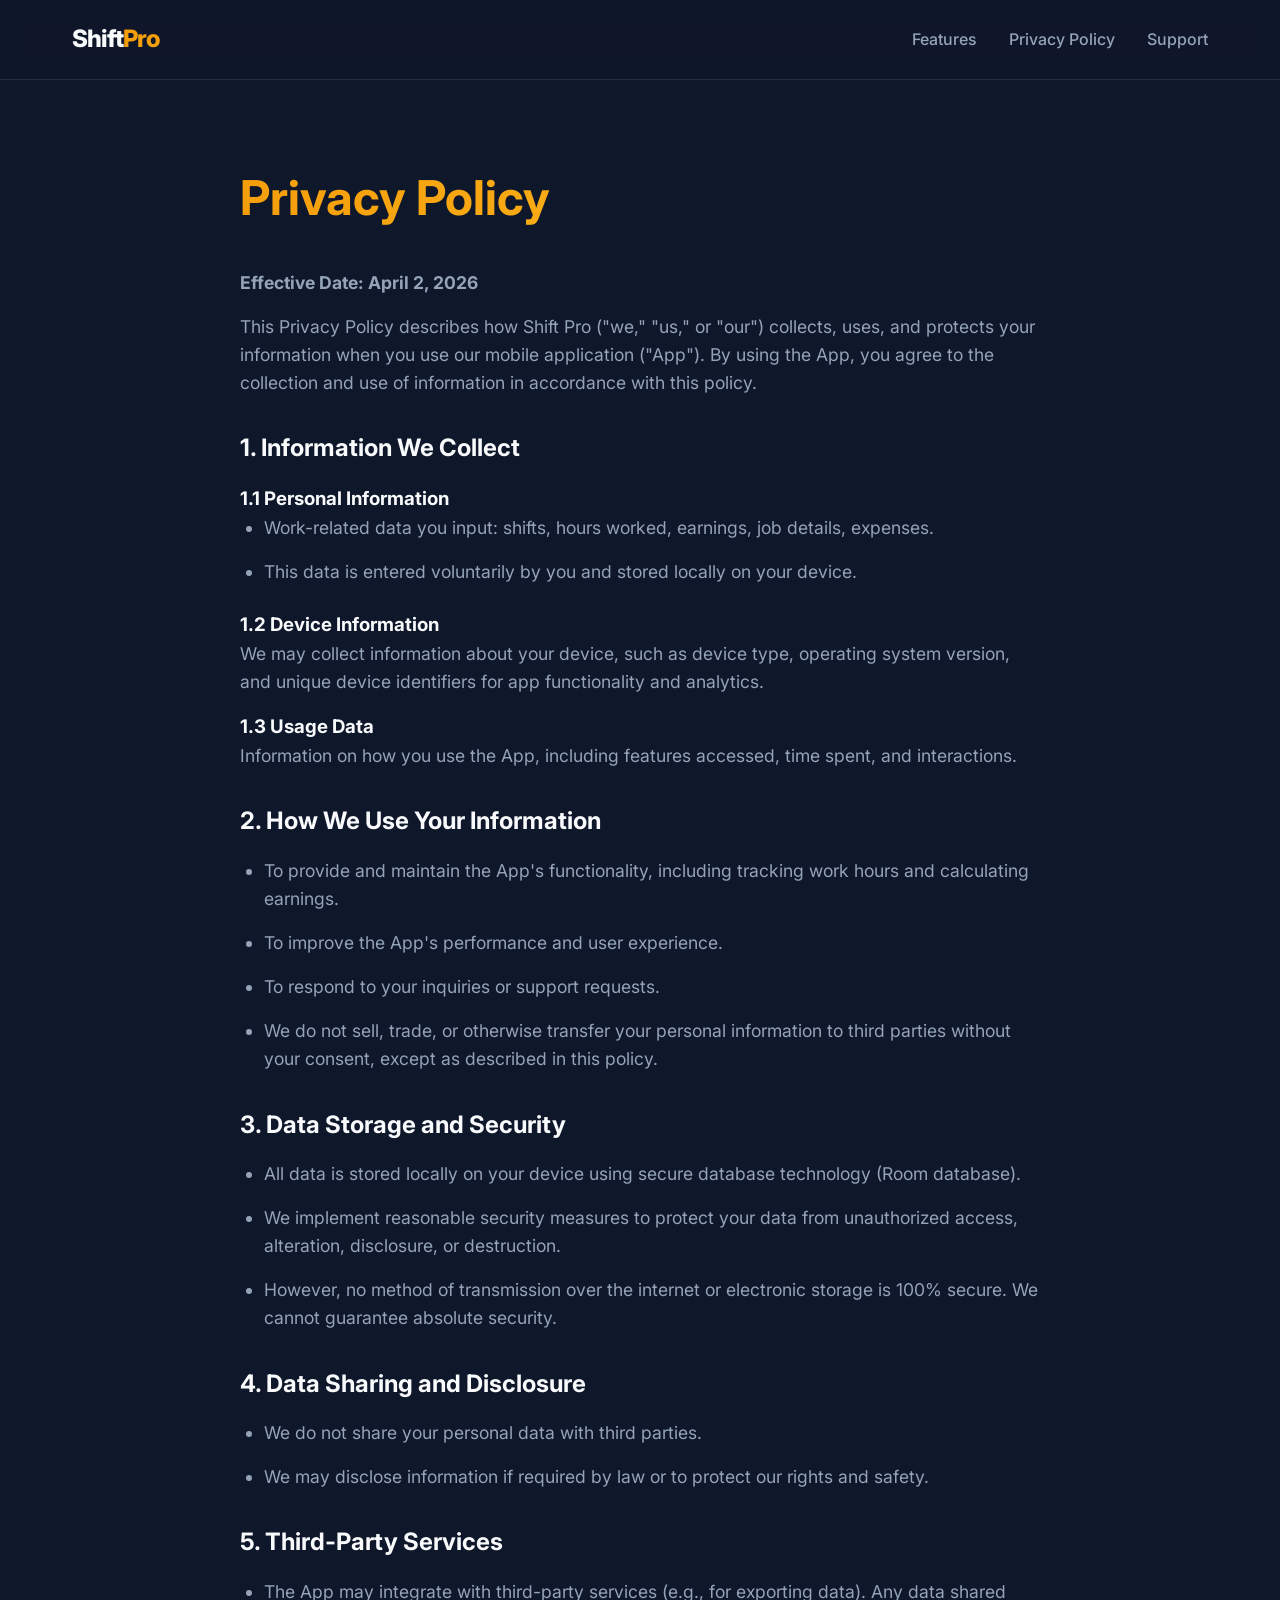
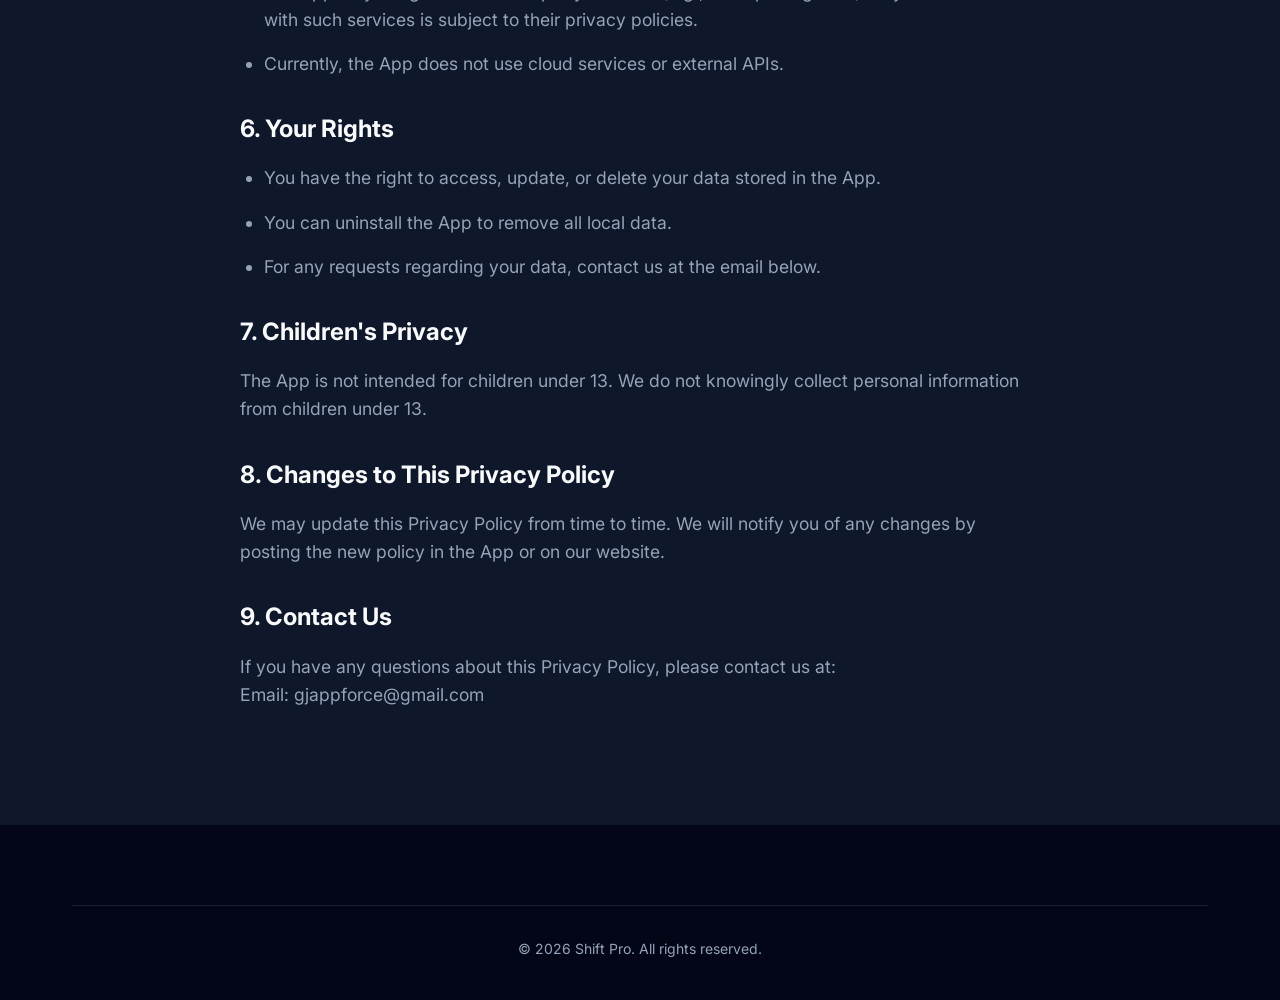
<file: privacy.html>
<!DOCTYPE html>
<html lang="en">
<head>
    <meta charset="UTF-8">
    <meta name="viewport" content="width=device-width, initial-scale=1.0">
    <title>Privacy Policy | Shift Pro</title>
    <link rel="preconnect" href="https://fonts.googleapis.com">
    <link rel="preconnect" href="https://fonts.gstatic.com" crossorigin>
    <link href="https://fonts.googleapis.com/css2?family=Inter:wght@300;400;600;800&display=swap" rel="stylesheet">
    <link rel="stylesheet" href="style.css">
    <style>
        .privacy-content {
            padding: 160px 0 100px;
            max-width: 800px;
            margin: 0 auto;
        }
        .privacy-content h1 {
            font-size: 3rem;
            margin-bottom: 2rem;
            background: linear-gradient(to right, var(--primary), #fbbf24);
            -webkit-background-clip: text;
            -webkit-text-fill-color: transparent;
        }
        .privacy-content h2 {
            margin: 2rem 0 1rem;
            font-size: 1.5rem;
            color: var(--text-white);
        }
        .privacy-content p, .privacy-content li {
            color: var(--text-dim);
            margin-bottom: 1rem;
            font-size: 1.1rem;
        }
        .privacy-content ul {
            margin-left: 1.5rem;
            margin-bottom: 1.5rem;
        }
    </style>
</head>
<body>
    <nav class="navbar">
        <div class="container">
            <a href="index.html" class="logo">Shift<span>Pro</span></a>
            <ul class="nav-links">
                <li><a href="index.html#features">Features</a></li>
                <li><a href="privacy.html">Privacy Policy</a></li>
                <li><a href="mailto:support@shiftpro.com">Support</a></li>
            </ul>
        </div>
    </nav>

    <div class="container">
        <section class="privacy-content">
            <h1>Privacy Policy</h1>
            <p><strong>Effective Date: April 2, 2026</strong></p>
            
            <p>This Privacy Policy describes how Shift Pro ("we," "us," or "our") collects, uses, and protects your information when you use our mobile application ("App"). By using the App, you agree to the collection and use of information in accordance with this policy.</p>

            <h2>1. Information We Collect</h2>
            <h3>1.1 Personal Information</h3>
            <ul>
                <li>Work-related data you input: shifts, hours worked, earnings, job details, expenses.</li>
                <li>This data is entered voluntarily by you and stored locally on your device.</li>
            </ul>

            <h3>1.2 Device Information</h3>
            <p>We may collect information about your device, such as device type, operating system version, and unique device identifiers for app functionality and analytics.</p>

            <h3>1.3 Usage Data</h3>
            <p>Information on how you use the App, including features accessed, time spent, and interactions.</p>

            <h2>2. How We Use Your Information</h2>
            <ul>
                <li>To provide and maintain the App's functionality, including tracking work hours and calculating earnings.</li>
                <li>To improve the App's performance and user experience.</li>
                <li>To respond to your inquiries or support requests.</li>
                <li>We do not sell, trade, or otherwise transfer your personal information to third parties without your consent, except as described in this policy.</li>
            </ul>

            <h2>3. Data Storage and Security</h2>
            <ul>
                <li>All data is stored locally on your device using secure database technology (Room database).</li>
                <li>We implement reasonable security measures to protect your data from unauthorized access, alteration, disclosure, or destruction.</li>
                <li>However, no method of transmission over the internet or electronic storage is 100% secure. We cannot guarantee absolute security.</li>
            </ul>

            <h2>4. Data Sharing and Disclosure</h2>
            <ul>
                <li>We do not share your personal data with third parties.</li>
                <li>We may disclose information if required by law or to protect our rights and safety.</li>
            </ul>

            <h2>5. Third-Party Services</h2>
            <ul>
                <li>The App may integrate with third-party services (e.g., for exporting data). Any data shared with such services is subject to their privacy policies.</li>
                <li>Currently, the App does not use cloud services or external APIs.</li>
            </ul>

            <h2>6. Your Rights</h2>
            <ul>
                <li>You have the right to access, update, or delete your data stored in the App.</li>
                <li>You can uninstall the App to remove all local data.</li>
                <li>For any requests regarding your data, contact us at the email below.</li>
            </ul>

            <h2>7. Children's Privacy</h2>
            <p>The App is not intended for children under 13. We do not knowingly collect personal information from children under 13.</p>

            <h2>8. Changes to This Privacy Policy</h2>
            <p>We may update this Privacy Policy from time to time. We will notify you of any changes by posting the new policy in the App or on our website.</p>

            <h2>9. Contact Us</h2>
            <p>If you have any questions about this Privacy Policy, please contact us at:<br>
            Email: gjappforce@gmail.com</p>
        </section>
    </div>

    <footer class="footer">
        <div class="container">
            <div class="footer-bottom">
                <p>&copy; 2026 Shift Pro. All rights reserved.</p>
            </div>
        </div>
    </footer>
</body>
</html>
</file>
<file: style.css>
:root {
    --primary: #f59e0b; /* Amber 500 */
    --primary-hover: #d97706;
    --bg-dark: #0f172a; /* Slate 900 */
    --bg-card: rgba(30, 41, 59, 0.7); /* Slate 800 with opacity */
    --text-white: #f8fafc;
    --text-dim: #94a3b8;
    --glass-border: rgba(255, 255, 255, 0.1);
    --transition: all 0.3s cubic-bezier(0.4, 0, 0.2, 1);
}

* {
    margin: 0;
    padding: 0;
    box-sizing: border-box;
}

body {
    font-family: 'Inter', sans-serif;
    background-color: var(--bg-dark);
    color: var(--text-white);
    line-height: 1.6;
    overflow-x: hidden;
}

.container {
    max-width: 1200px;
    margin: 0 auto;
    padding: 0 2rem;
}

/* Navbar */
.navbar {
    height: 80px;
    display: flex;
    align-items: center;
    position: fixed;
    top: 0;
    width: 100%;
    z-index: 1000;
    background: rgba(15, 23, 42, 0.8);
    backdrop-filter: blur(12px);
    border-bottom: 1px solid var(--glass-border);
}

.navbar .container {
    display: flex;
    justify-content: space-between;
    align-items: center;
    width: 100%;
}

.logo {
    font-size: 1.5rem;
    font-weight: 800;
    text-decoration: none;
    color: var(--text-white);
    letter-spacing: -1px;
}

.logo span {
    color: var(--primary);
}

.nav-links {
    display: flex;
    list-style: none;
    gap: 2rem;
}

.nav-links a {
    text-decoration: none;
    color: var(--text-dim);
    font-weight: 500;
    transition: var(--transition);
}

.nav-links a:hover {
    color: var(--primary);
}

/* Hero */
.hero {
    padding: 160px 0 100px;
    background: radial-gradient(circle at top right, rgba(245, 158, 11, 0.1), transparent);
}

.hero-content {
    display: grid;
    grid-template-columns: 1.2fr 0.8fr;
    gap: 4rem;
    align-items: center;
}

.hero-text h1 {
    font-size: 4rem;
    font-weight: 800;
    line-height: 1.1;
    margin-bottom: 1.5rem;
    letter-spacing: -2px;
}

.hero-text h1 span {
    background: linear-gradient(to right, var(--primary), #fbbf24);
    -webkit-background-clip: text;
    -webkit-text-fill-color: transparent;
}

.hero-text p {
    font-size: 1.25rem;
    color: var(--text-dim);
    margin-bottom: 2.5rem;
    max-width: 600px;
}

.hero-btns {
    display: flex;
    gap: 1rem;
}

.btn {
    display: inline-block;
    padding: 0.85rem 2rem;
    border-radius: 12px;
    font-weight: 600;
    text-decoration: none;
    transition: var(--transition);
    cursor: pointer;
}

.btn-primary {
    background-color: var(--primary);
    color: #000;
}

.btn-primary:hover {
    background-color: var(--primary-hover);
    transform: translateY(-2px);
    box-shadow: 0 10px 20px rgba(245, 158, 11, 0.2);
}

.btn-secondary {
    background-color: transparent;
    color: var(--text-white);
    border: 1px solid var(--glass-border);
}

.btn-secondary:hover {
    background-color: rgba(255, 255, 255, 0.05);
}

.hero-image {
    position: relative;
}

.app-mockup {
    background: var(--bg-card);
    border: 1px solid var(--glass-border);
    border-radius: 40px;
    padding: 20px;
    box-shadow: 0 40px 100px rgba(0,0,0,0.4);
    transform: perspective(1000px) rotateY(-10deg) rotateX(5deg);
    transition: var(--transition);
}

.app-mockup:hover {
    transform: perspective(1000px) rotateY(0deg) rotateX(0deg);
}

.mockup-content img {
    width: 100%;
    border-radius: 24px;
    display: block;
}

/* Features */
.features {
    padding: 100px 0;
}

.section-title {
    font-size: 2.5rem;
    text-align: center;
    margin-bottom: 4rem;
    font-weight: 700;
}

.features-grid {
    display: grid;
    grid-template-columns: repeat(auto-fit, minmax(300px, 1fr));
    gap: 2rem;
}

.feature-card {
    background: var(--bg-card);
    border: 1px solid var(--glass-border);
    padding: 2.5rem;
    border-radius: 24px;
    transition: var(--transition);
}

.feature-card:hover {
    background: rgba(30, 41, 59, 0.9);
    border-color: var(--primary);
    transform: translateY(-5px);
}

.feature-card .icon {
    font-size: 2.5rem;
    margin-bottom: 1.5rem;
}

.feature-card h3 {
    margin-bottom: 1rem;
    font-size: 1.5rem;
}

.feature-card p {
    color: var(--text-dim);
}

/* CTA */
.cta {
    padding: 100px 0;
    text-align: center;
    background: linear-gradient(rgba(15, 23, 42, 0.9), rgba(15, 23, 42, 0.9)), url('cta-bg.jpg');
    background-size: cover;
    border-top: 1px solid var(--glass-border);
    border-bottom: 1px solid var(--glass-border);
}

.cta h2 {
    font-size: 3rem;
    margin-bottom: 1rem;
}

.cta p {
    font-size: 1.25rem;
    color: var(--text-dim);
    margin-bottom: 2.5rem;
}

.btn-large {
    padding: 1.25rem 3rem;
    font-size: 1.1rem;
}

/* Footer */
.footer {
    padding: 80px 0 40px;
    background-color: #020617;
}

.footer-grid {
    display: grid;
    grid-template-columns: 2fr 1fr 1fr;
    gap: 4rem;
    margin-bottom: 4rem;
}

.footer-brand p {
    margin-top: 1.5rem;
    color: var(--text-dim);
    max-width: 300px;
}

.footer-links h4, .footer-contact h4 {
    margin-bottom: 1.5rem;
    text-transform: uppercase;
    font-size: 0.875rem;
    letter-spacing: 1px;
    color: var(--primary);
}

.footer-links ul {
    list-style: none;
}

.footer-links li {
    margin-bottom: 0.75rem;
}

.footer-links a {
    text-decoration: none;
    color: var(--text-dim);
    transition: var(--transition);
}

.footer-links a:hover {
    color: var(--text-white);
}

.footer-bottom {
    text-align: center;
    padding-top: 2rem;
    border-top: 1px solid var(--glass-border);
    color: var(--text-dim);
    font-size: 0.875rem;
}

/* Responsive */
@media (max-width: 968px) {
    .hero-content {
        grid-template-columns: 1fr;
        text-align: center;
    }
    .hero-text h1 {
        font-size: 3rem;
    }
    .hero-btns {
        justify-content: center;
    }
    .footer-grid {
        grid-template-columns: 1fr 1fr;
    }
}

@media (max-width: 640px) {
    .footer-grid {
        grid-template-columns: 1fr;
    }
}
</file>
